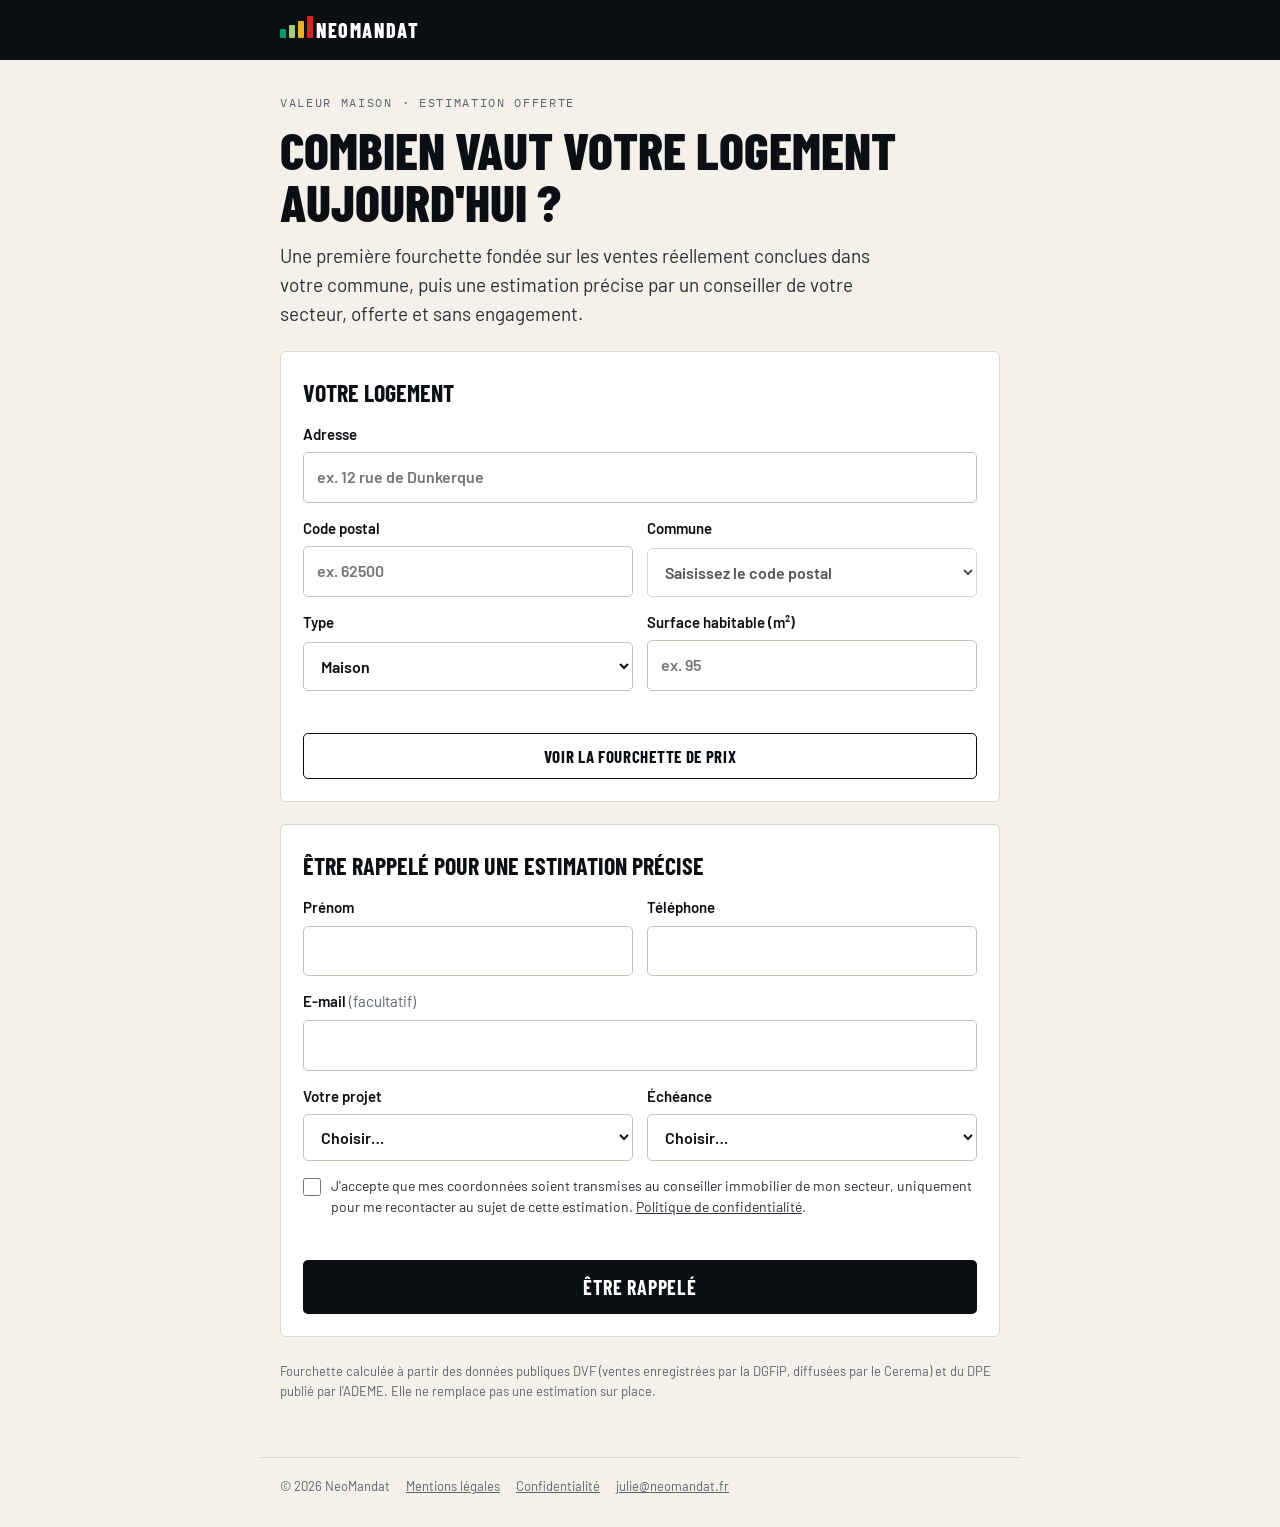
<file: e/index.html>
<!doctype html>
<html lang="fr">
<head>
<meta charset="utf-8">
<meta name="viewport" content="width=device-width, initial-scale=1">
<title>Valeur Maison · estimation offerte de votre logement</title>
<meta name="description" content="Fourchette de prix fondée sur les ventes réelles de votre commune, puis estimation offerte par un conseiller immobilier de votre secteur.">
<meta name="robots" content="noindex, nofollow">
<meta name="theme-color" content="#0B0E12">
<link rel="icon" href="/favicon.svg" type="image/svg+xml">
<link rel="preconnect" href="https://fonts.googleapis.com">
<link rel="preconnect" href="https://fonts.gstatic.com" crossorigin>
<link rel="stylesheet" href="https://fonts.googleapis.com/css2?family=Barlow:wght@400;500;600&family=Barlow+Condensed:wght@600;700;800&family=IBM+Plex+Mono:wght@400;500&display=swap">
<style>
:root{--ink:#0B0E12;--paper:#F4F1EA;--gold:#F0B40F;--g:#D7221F;--muted:#5D6470;--line:#DDD7CA;--accent:#0B0E12}
*{box-sizing:border-box;margin:0;padding:0}
body{font-family:Barlow,system-ui,sans-serif;background:var(--paper);color:var(--ink);font-size:17px;line-height:1.55;-webkit-font-smoothing:antialiased}
a{color:inherit}
.top{background:var(--ink);color:#fff}
.top .in{max-width:760px;margin:0 auto;padding:14px 20px;display:flex;align-items:center;gap:10px;min-height:60px}
.bars{display:flex;align-items:flex-end;gap:3px}.bars i{width:6px;display:block;border-radius:1px}
.word{font-family:"Barlow Condensed",sans-serif;font-weight:800;letter-spacing:.08em;font-size:20px}
.top.agent{background:#fff;color:var(--ink);border-bottom:3px solid var(--accent)}
.top img{max-height:40px;max-width:200px;display:block}
.top .who{margin-left:auto;text-align:right;font-size:14px;line-height:1.3}
.top .who b{display:block;font-size:15px}
main{max-width:760px;margin:0 auto;padding:34px 20px 56px}
.kicker{font-family:"IBM Plex Mono",monospace;font-size:12px;letter-spacing:.14em;text-transform:uppercase;color:var(--muted)}
h1{font-family:"Barlow Condensed",sans-serif;font-weight:800;font-size:clamp(34px,7vw,52px);line-height:1;text-transform:uppercase;margin:10px 0 14px}
h2{font-family:"Barlow Condensed",sans-serif;font-weight:700;font-size:24px;text-transform:uppercase;margin-bottom:12px}
.lead{font-size:19px;color:#2A2F37;max-width:620px}
.card{background:#fff;border:1px solid var(--line);border-radius:6px;padding:22px;margin-top:22px}
.prop{display:flex;gap:18px;align-items:center}
.lab{flex:none;width:64px;height:64px;border-radius:6px;display:grid;place-items:center;font-family:"Barlow Condensed",sans-serif;font-weight:800;font-size:40px;color:#fff;background:var(--muted)}
.prop b{display:block;font-size:19px}
.prop small{color:var(--muted);font-size:15px}
.points{list-style:none;margin-top:16px;display:grid;gap:8px}
.points li{padding-left:22px;position:relative}
.points li:before{content:"";position:absolute;left:0;top:10px;width:10px;height:3px;background:var(--gold)}
.range{font-family:"Barlow Condensed",sans-serif;font-weight:800;font-size:clamp(34px,8vw,48px);line-height:1.05;color:var(--accent)}
.range small{font-size:.5em;color:var(--muted);font-weight:600}
.bar{height:10px;border-radius:5px;background:linear-gradient(90deg,#E7E2D6,var(--accent),#E7E2D6);margin:14px 0 8px;opacity:.85}
.meta{font-size:14px;color:var(--muted)}
.note{font-size:14px;color:#2A2F37;margin-top:12px;padding:10px 12px;background:#FBF7EC;border-left:3px solid var(--gold)}
form{display:grid;gap:14px}
.row{display:grid;grid-template-columns:1fr 1fr;gap:14px}
.row3{display:grid;grid-template-columns:2fr 1fr 1fr;gap:14px}
@media(max-width:560px){.row,.row3{grid-template-columns:1fr}.prop{align-items:flex-start}.top .who{display:none}}
label{font-weight:600;font-size:15px;display:grid;gap:6px}
input,select{font:inherit;font-size:16px;padding:12px 13px;border:1px solid #C9C2B3;border-radius:5px;background:#fff;color:var(--ink);width:100%}
input:focus,select:focus{outline:2px solid var(--gold);outline-offset:1px;border-color:var(--ink)}
.consent{display:flex;gap:10px;align-items:flex-start;font-weight:400;font-size:14px;color:#2A2F37}
.consent input{width:18px;height:18px;margin-top:3px;flex:none}
button{font-family:"Barlow Condensed",sans-serif;font-weight:700;font-size:20px;letter-spacing:.04em;text-transform:uppercase;background:var(--accent);color:#fff;border:0;border-radius:5px;padding:15px 20px;cursor:pointer}
button:hover{filter:brightness(.9)}button[disabled]{opacity:.6;cursor:wait}
button.sec{background:#fff;color:var(--ink);border:1px solid var(--ink);font-size:17px;padding:12px 16px}
.err{color:var(--g);font-size:14px;min-height:1em}
.ok{display:none;text-align:center;padding:12px 0}
.ok h2{font-size:32px;margin-bottom:8px}
.fine{font-size:13px;color:var(--muted);margin-top:24px}
.linkbtn{background:none;border:0;padding:0;font:inherit;font-size:13px;text-decoration:underline;color:var(--ink);cursor:pointer;text-transform:none;letter-spacing:0;font-weight:400}
.linkbtn:hover{filter:none}
footer{border-top:1px solid var(--line);max-width:760px;margin:0 auto;padding:18px 20px 30px;font-size:13px;color:var(--muted);display:flex;gap:16px;flex-wrap:wrap}
footer a{color:var(--muted)}
.embed .top,.embed footer{display:none}.embed main{padding-top:16px}
[hidden]{display:none!important}
</style>
</head>
<body>
<header class="top" id="top"><div class="in">
  <span id="brand"><span class="bars" aria-hidden="true" style="display:inline-flex"><i style="height:9px;background:#009C6D"></i><i style="height:13px;background:#A5CC74"></i><i style="height:17px;background:#F0B40F"></i><i style="height:22px;background:#D7221F"></i></span> <span class="word">NEOMANDAT</span></span>
  <div class="who" id="who" hidden></div>
</div></header>

<main>
<p class="kicker">Valeur Maison · estimation offerte</p>
<h1>Combien vaut votre logement aujourd'hui&nbsp;?</h1>
<p class="lead" id="lead">Une première fourchette fondée sur les ventes réellement conclues dans votre commune, puis une estimation précise par un conseiller de votre secteur, offerte et sans engagement.</p>

<!-- Bien connu (QR du courrier) -->
<div class="card" id="bien" hidden>
  <div class="prop">
    <div class="lab" id="lab">?</div>
    <div><b id="adr"></b><small id="det"></small></div>
  </div>
  <ul class="points" id="pts"></ul>
</div>

<!-- Bien saisi (page agent) -->
<div class="card" id="saisie" hidden>
  <h2>Votre logement</h2>
  <form id="fs" novalidate autocomplete="off">
    <label>Adresse<input id="q" placeholder="ex. 12 rue de Dunkerque" required maxlength="120"></label>
    <div class="row">
      <label>Code postal<input id="cp" inputmode="numeric" maxlength="5" placeholder="ex. 62500"></label>
      <label>Commune<select id="cm" disabled><option value="">Saisissez le code postal</option></select></label>
    </div>
    <div class="row">
      <label>Type
        <select id="ty"><option value="maison">Maison</option><option value="appartement">Appartement</option></select>
      </label>
      <label>Surface habitable (m²)<input id="su" type="number" min="9" max="1000" inputmode="numeric" placeholder="ex. 95"></label>
    </div>
    <p class="err" id="errs"></p>
    <button type="submit" class="sec">Voir la fourchette de prix</button>
  </form>
</div>

<div class="card" id="val" hidden>
  <h2>Fourchette indicative</h2>
  <div class="range" id="rg"></div>
  <div class="bar"></div>
  <p class="meta" id="rgmeta"></p>
  <p class="note" id="rgnote" hidden></p>
</div>

<div class="card" id="cta">
  <h2 id="ctat">Être rappelé pour une estimation précise</h2>
  <form id="f" novalidate>
    <div class="row">
      <label>Prénom<input name="prenom" autocomplete="given-name" required maxlength="60"></label>
      <label>Téléphone<input name="tel" type="tel" autocomplete="tel" required maxlength="20" inputmode="tel"></label>
    </div>
    <label><span>E-mail <span style="font-weight:400;color:var(--muted)">(facultatif)</span></span><input name="email" type="email" autocomplete="email" maxlength="120"></label>
    <div class="row">
      <label>Votre projet
        <select name="projet" required>
          <option value="">Choisir…</option><option>Vendre</option><option>Louer après travaux</option><option>Connaître la valeur seulement</option><option>Je ne sais pas encore</option>
        </select>
      </label>
      <label>Échéance
        <select name="echeance" required>
          <option value="">Choisir…</option><option>Moins de 3 mois</option><option>3 à 12 mois</option><option>Plus d'un an</option><option>Pas d'échéance</option>
        </select>
      </label>
    </div>
    <label class="consent"><input type="checkbox" name="consent" required>
      <span id="cons">J'accepte que mes coordonnées soient transmises au conseiller immobilier de mon secteur, uniquement pour me recontacter au sujet de cette estimation. <a href="/confidentialite.html">Politique de confidentialité</a>.</span></label>
    <p class="err" id="err" role="alert"></p>
    <button type="submit" id="go">Être rappelé</button>
  </form>
  <div class="ok" id="ok" role="status">
    <h2>Demande envoyée</h2>
    <p id="okt">Merci. Votre conseiller vous rappelle sous 24&nbsp;h ouvrées.</p>
  </div>
</div>

<p class="fine" id="opp" hidden>Vous ne souhaitez plus recevoir de courrier pour ce logement&nbsp;? <button type="button" class="linkbtn" id="oppbtn">Ne plus recevoir de courrier</button></p>
<p class="fine">Fourchette calculée à partir des données publiques DVF (ventes enregistrées par la DGFiP, diffusées par le Cerema) et du DPE publié par l'ADEME. Elle ne remplace pas une estimation sur place.</p>
</main>

<footer><span>© 2026 NeoMandat</span><a href="/mentions-legales.html">Mentions légales</a><a href="/confidentialite.html">Confidentialité</a><a href="mailto:julie@neomandat.fr">julie@neomandat.fr</a></footer>

<script>
(function(){
  var HOOK = "https://hook.eu1.make.com/tcwhcmxs845gfhwlnwf3azn14hl7lp5m";
  var $ = function(id){ return document.getElementById(id); };
  var P = new URLSearchParams(location.search);
  var d = (P.get("d") || "").replace(/[^0-9A-Za-z]/g, "").slice(0, 20);
  var a = (P.get("a") || "").replace(/[^0-9A-Za-z]/g, "").slice(0, 20);
  if (P.get("embed") === "1") document.body.classList.add("embed");
  var COL = {A:"#009C6D",B:"#52B153",C:"#A5CC74",D:"#F4E70F",E:"#F0B40F",F:"#EB8235",G:"#D7221F"};
  var LOI = {
    G:["Location interdite depuis le 1er janvier 2025 (nouveaux baux et renouvellements).","Vente toujours possible, à un prix qui intègre les travaux.","Une rénovation peut faire gagner plusieurs classes."],
    F:["Location interdite à partir du 1er janvier 2028.","Vente possible dès aujourd'hui, avec un audit énergétique.","Anticiper laisse le temps de comparer vente et travaux."],
    E:["Location interdite à partir du 1er janvier 2034.","Bien encore louable et vendable sans contrainte immédiate.","Une estimation aide à arbitrer travaux ou vente."]
  };
  var S = {adresse:"", bien:"", fourchette:"", etq:""};

  function post(o){ var b = new URLSearchParams(o); return fetch(HOOK, {method:"POST", body:b}); }
  function beacon(o){ var b = new URLSearchParams(o); return fetch(HOOK, {method:"POST", mode:"no-cors", body:b, keepalive:true}); }
  function eur(n){ return new Intl.NumberFormat("fr-FR",{maximumFractionDigits:0}).format(n) + " €"; }
  function cap(s){ return s ? s.charAt(0).toUpperCase() + s.slice(1) : s; }

  /* ---------- Habillage agent ---------- */
  function brand(t){
    var p = new URLSearchParams(t || "");
    if (!p.get("nom")) return;
    if (p.get("a")) a = p.get("a");
    var col = /^#[0-9a-fA-F]{6}$/.test(p.get("couleur")||"") ? p.get("couleur") : "#0B0E12";
    document.documentElement.style.setProperty("--accent", col);
    var top = $("top"); top.classList.add("agent");
    var logo = p.get("logo") || "";
    $("brand").innerHTML = "";
    if (logo.indexOf("data:image") === 0) { var im = new Image(); im.src = logo; im.alt = p.get("agence") || p.get("nom"); $("brand").appendChild(im); }
    else { var s = document.createElement("span"); s.className = "word"; s.style.color = col; s.textContent = (p.get("agence") || p.get("nom")).toUpperCase(); $("brand").appendChild(s); }
    var w = $("who"); w.hidden = false; w.innerHTML = "";
    var b = document.createElement("b"); b.textContent = p.get("nom"); w.appendChild(b);
    w.appendChild(document.createTextNode((p.get("titre") || "Conseiller immobilier") + (p.get("tel") ? " · " + p.get("tel") : "")));
    $("ctat").textContent = "Être rappelé par " + p.get("nom").split(" ")[0];
    $("go").textContent = "Être rappelé par " + p.get("nom").split(" ")[0];
    $("cons").firstChild.textContent = "J'accepte que mes coordonnées soient transmises à " + p.get("nom") + (p.get("agence") ? " (" + p.get("agence") + ")" : "") + ", uniquement pour me recontacter au sujet de cette estimation. ";
    $("okt").textContent = "Merci. " + p.get("nom") + " vous rappelle sous 24 h ouvrées" + (p.get("tel") ? " (" + p.get("tel") + ")" : "") + ".";
    document.title = "Valeur Maison · " + (p.get("agence") || p.get("nom"));
  }

  /* ---------- DVF (Cerema, données DGFiP) ---------- */
  var cache = {};
  function dvf(insee, type){
    var k = insee + type; if (cache[k]) return cache[k];
    var cod = type === "appartement" ? "121" : "111";
    var y0 = new Date().getFullYear() - 3;
    function get(minY){
      return fetch("https://apidf-preprod.cerema.fr/dvf_opendata/mutations/?code_insee=" + insee + "&codtypbien=" + cod + "&anneemut_min=" + minY + "&page_size=500")
        .then(function(r){ return r.json(); })
        .then(function(j){
          var v = (j.results || []).filter(function(m){ return m.libnatmut === "Vente" && +m.sbati >= 15 && +m.valeurfonc >= 15000; })
            .map(function(m){ return +m.valeurfonc / +m.sbati; }).filter(function(x){ return x > 200 && x < 20000; }).sort(function(x,y){ return x-y; });
          return {v:v, from:minY};
        });
    }
    cache[k] = get(y0).then(function(r){ return r.v.length >= 12 ? r : get(y0 - 3); }).then(function(r){
      var v = r.v; if (v.length < 6) return null;
      var q = function(p){ return v[Math.floor(p * (v.length - 1))]; };
      return {p25:q(.25), med:q(.5), p75:q(.75), n:v.length, from:r.from};
    });
    return cache[k];
  }
  function showRange(insee, type, surf, commune, etq){
    if (!insee || !surf) return;
    dvf(insee, type).then(function(st){
      if (!st) return;
      var lo = Math.round(st.p25 * surf / 1000) * 1000, hi = Math.round(st.p75 * surf / 1000) * 1000;
      $("rg").innerHTML = eur(lo) + " <small>à</small> " + eur(hi);
      $("rgmeta").textContent = st.n + " ventes de " + (type === "appartement" ? "appartements" : "maisons") + " à " + commune + " depuis " + st.from + " · médiane " + eur(Math.round(st.med)) + "/m² · " + Math.round(surf) + " m²";
      if (etq === "F" || etq === "G") { $("rgnote").hidden = false; $("rgnote").textContent = "Un logement classé " + etq + " se négocie en général sous la médiane du secteur. Votre conseiller affine le prix selon l'état, les travaux possibles et l'emplacement exact."; }
      else { $("rgnote").hidden = true; }
      S.fourchette = eur(lo) + " – " + eur(hi);
      $("val").hidden = false;
    }).catch(function(){});
  }

  /* ---------- Mode 1 : QR du courrier (?d=) ---------- */
  if (d.length > 5) {
    $("opp").hidden = false;
    var first = true; try { first = !sessionStorage.getItem("s_" + d); sessionStorage.setItem("s_" + d, "1"); } catch(e){}
    post({type:"page", d:d, scan: first ? "1" : "0"}).then(function(r){ return r.text(); }).then(brand).catch(function(){});
    fetch("https://data.ademe.fr/data-fair/api/v1/datasets/dpe03existant/lines?size=1&numero_dpe_eq=" + encodeURIComponent(d) + "&select=adresse_ban,etiquette_dpe,type_batiment,surface_habitable_logement,date_etablissement_dpe,code_insee_ban,nom_commune_ban")
      .then(function(r){ return r.json(); }).then(function(j){
        var x = j && j.results && j.results[0]; if (!x) return;
        var e = (x.etiquette_dpe || "").toUpperCase(); S.etq = e;
        var lab = $("lab"); lab.textContent = e || "?"; if (COL[e]) lab.style.background = COL[e]; if (e === "D") lab.style.color = "#0B0E12";
        $("adr").textContent = x.adresse_ban || ""; S.adresse = x.adresse_ban || "";
        var det = [];
        if (x.type_batiment) det.push(cap(x.type_batiment));
        if (x.surface_habitable_logement) det.push(Math.round(x.surface_habitable_logement) + " m²");
        if (x.date_etablissement_dpe) det.push("DPE du " + x.date_etablissement_dpe.split("-").reverse().join("/"));
        $("det").textContent = det.join(" · "); S.bien = det.join(" · ") + " · DPE " + e;
        (LOI[e] || []).forEach(function(t){ var li = document.createElement("li"); li.textContent = t; $("pts").appendChild(li); });
        $("bien").hidden = false;
        showRange(x.code_insee_ban, x.type_batiment === "appartement" ? "appartement" : "maison", x.surface_habitable_logement, x.nom_commune_ban, e);
      }).catch(function(){});
  } else {
    /* ---------- Mode 2 : page Valeur Maison de l'agent (?a=) ---------- */
    $("saisie").hidden = false;
    if (a.length > 3) post({type:"page", a:a}).then(function(r){ return r.text(); }).then(brand).catch(function(){});
    $("cp").addEventListener("input", function(){
      var v = this.value.replace(/\D/g, ""); this.value = v; var cm = $("cm");
      if (v.length !== 5) { cm.disabled = true; cm.innerHTML = '<option value="">Saisissez le code postal</option>'; return; }
      fetch("https://geo.api.gouv.fr/communes?codePostal=" + v + "&fields=nom,code&format=json").then(function(r){ return r.json(); }).then(function(l){
        cm.innerHTML = ""; l.sort(function(x,y){ return x.nom.localeCompare(y.nom); });
        l.forEach(function(c){ var o = document.createElement("option"); o.value = c.code; o.textContent = c.nom; cm.appendChild(o); });
        if (!l.length) cm.innerHTML = '<option value="">Code postal inconnu</option>';
        cm.disabled = !l.length;
      }).catch(function(){ cm.innerHTML = '<option value="">Service indisponible, réessayez</option>'; });
    });
    $("fs").addEventListener("submit", function(ev){
      ev.preventDefault(); $("errs").textContent = "";
      var surf = +$("su").value, ty = $("ty").value, adr = $("q").value.trim(), cm = $("cm");
      if (adr.length < 5) { $("errs").textContent = "Indiquez l'adresse du logement."; return; }
      if (!cm.value) { $("errs").textContent = "Indiquez le code postal puis choisissez la commune."; return; }
      if (!(surf >= 9 && surf <= 1000)) { $("errs").textContent = "Indiquez la surface habitable en m²."; return; }
      var commune = cm.options[cm.selectedIndex].textContent;
      S.adresse = adr + ", " + $("cp").value + " " + commune; S.bien = cap(ty) + " · " + Math.round(surf) + " m²";
      showRange(cm.value, ty, surf, commune, "");
      setTimeout(function(){ $("val").scrollIntoView({behavior:"smooth", block:"start"}); }, 600);
    });
  }

  /* ---------- Demande de rappel ---------- */
  var f = $("f");
  f.addEventListener("submit", function(ev){
    ev.preventDefault(); $("err").textContent = "";
    var fd = new FormData(f);
    var tel = (fd.get("tel") || "").replace(/[^0-9+]/g, "");
    if (!fd.get("prenom").trim()) { $("err").textContent = "Indiquez votre prénom."; return; }
    if (tel.length < 10) { $("err").textContent = "Indiquez un numéro de téléphone valide."; return; }
    if (!fd.get("projet") || !fd.get("echeance")) { $("err").textContent = "Choisissez votre projet et l'échéance."; return; }
    if (!fd.get("consent")) { $("err").textContent = "Cochez la case de consentement pour être recontacté."; return; }
    if (a.length <= 3) { $("err").textContent = "Lien incomplet : scannez à nouveau le QR code du courrier, ou écrivez à julie@neomandat.fr."; return; }
    var go = $("go"), lbl = go.textContent; go.disabled = true; go.textContent = "Envoi…";
    post({type:"demande", a:a, d:d, adresse:S.adresse, bien:S.bien, fourchette:S.fourchette, prenom:fd.get("prenom").trim(), tel:tel, email:(fd.get("email") || "").trim(), projet:fd.get("projet"), echeance:fd.get("echeance"), consent:"oui"})
      .then(function(r){ return r.text(); })
      .then(function(t){ if (t.trim() !== "ok") throw 0; f.style.display = "none"; $("ok").style.display = "block"; })
      .catch(function(){ go.disabled = false; go.textContent = lbl; $("err").textContent = "L'envoi a échoué. Réessayez ou écrivez à julie@neomandat.fr."; });
  });

  $("oppbtn").addEventListener("click", function(){
    beacon({type:"opposition", d:d}).finally(function(){ $("opp").textContent = "C'est noté : ce logement ne recevra plus de courrier de notre part."; });
  });
})();
</script>
</body>
</html>
</file>
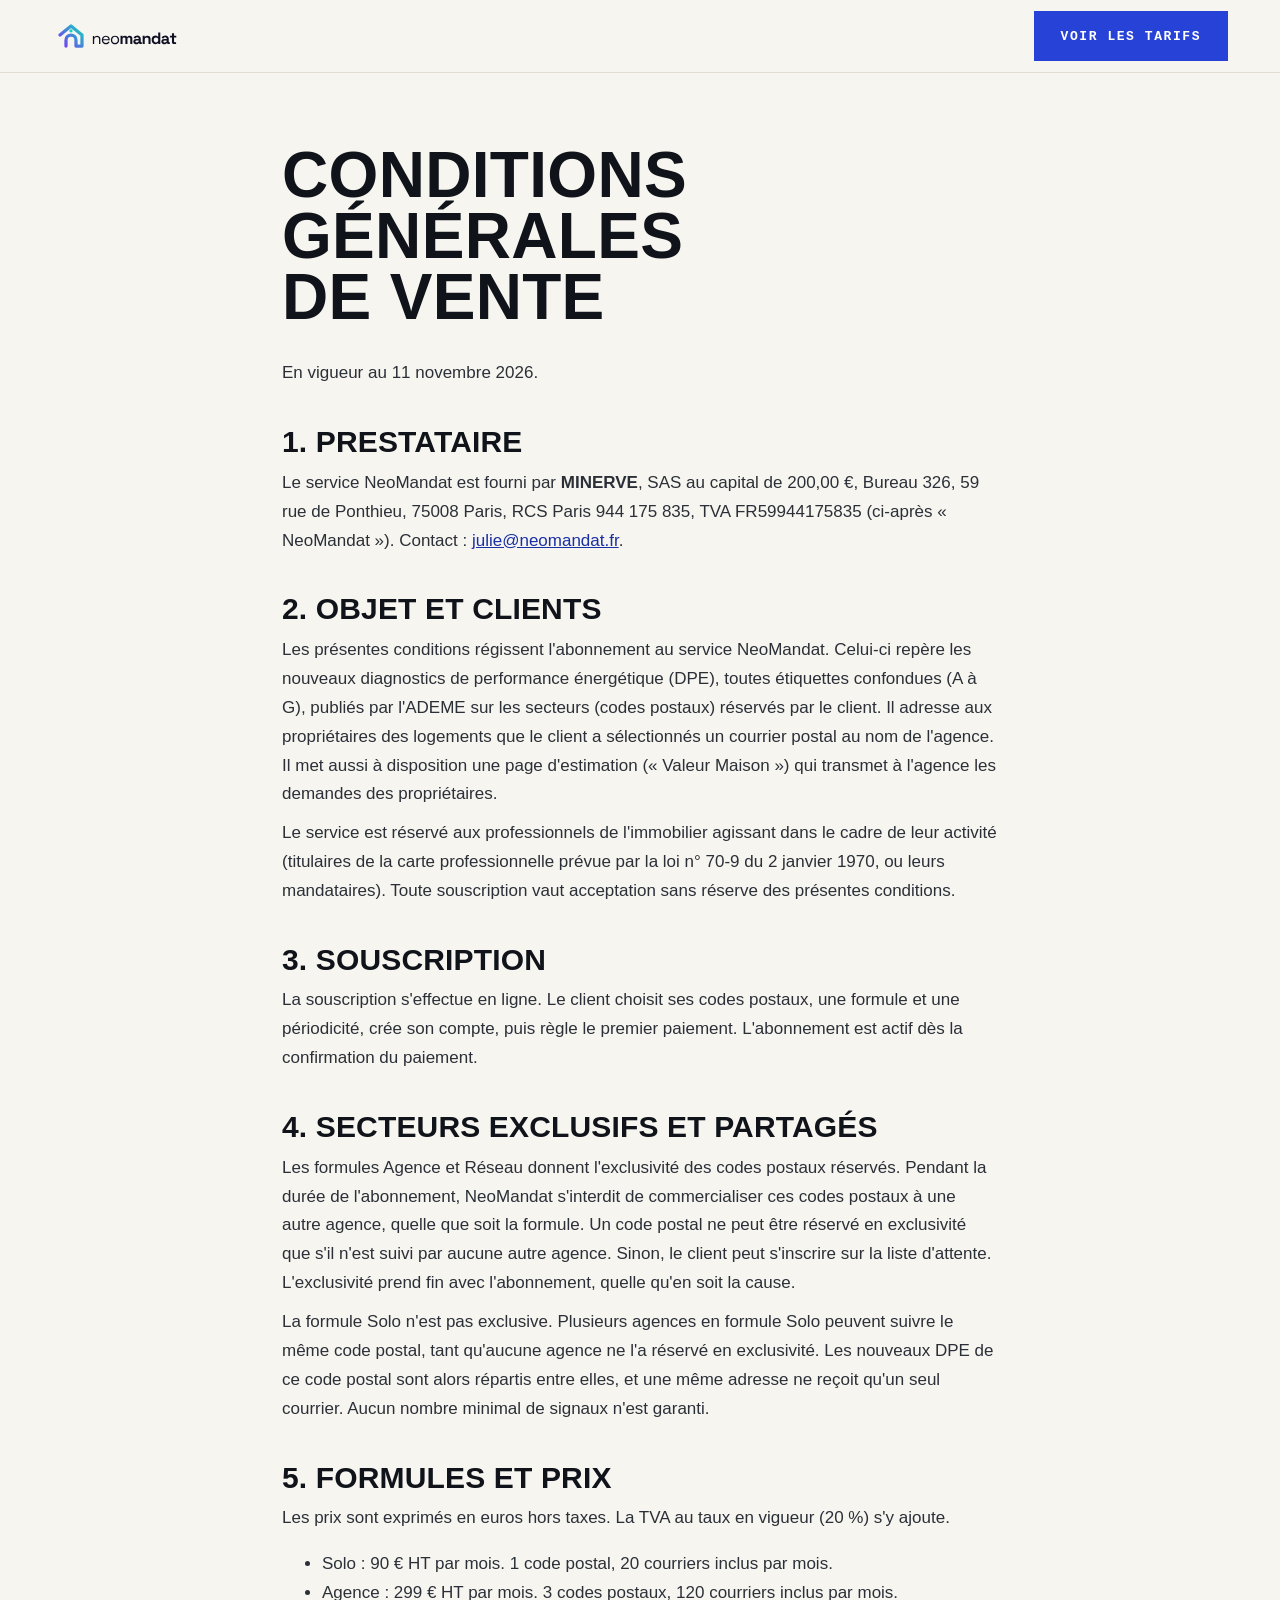
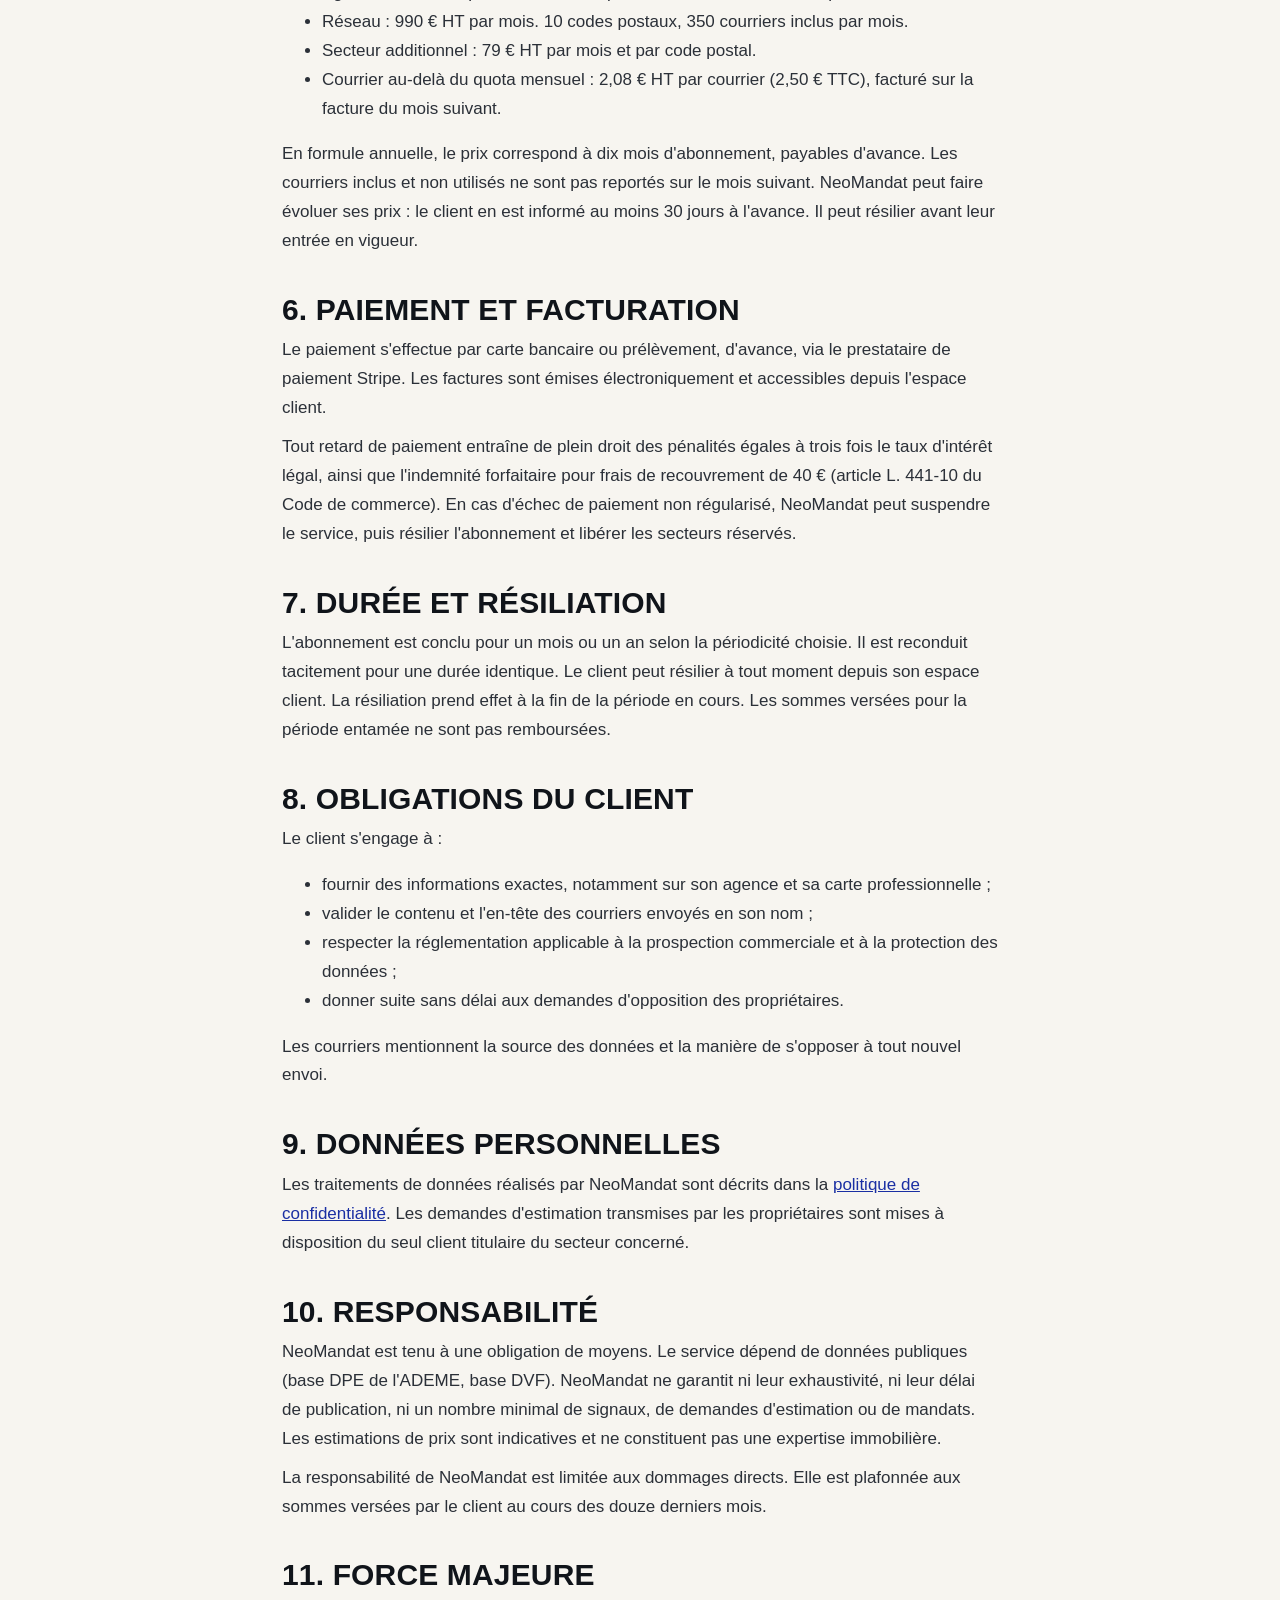
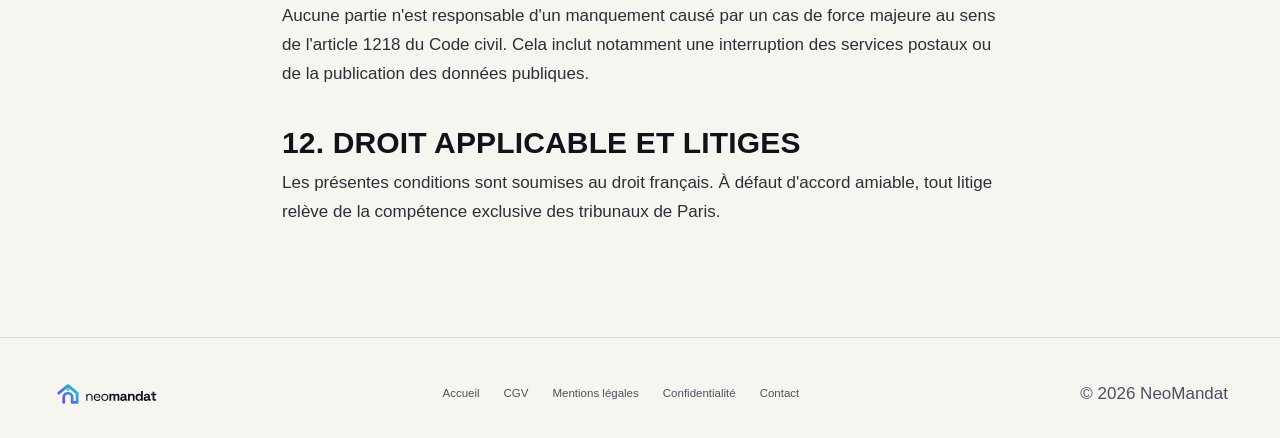
<file: cgv.html>
<!doctype html>
<html lang="fr">
<head>
<meta charset="utf-8">
<meta name="viewport" content="width=device-width, initial-scale=1">
<title>Conditions générales de vente — NeoMandat</title>
<meta name="description" content="Conditions générales de vente et d'utilisation du service NeoMandat, réservé aux professionnels de l'immobilier.">
<link rel="canonical" href="https://neomandat.fr/cgv.html">
<link rel="icon" href="/favicon.svg" type="image/svg+xml">
<link rel="icon" href="/favicon-32.png" type="image/png" sizes="32x32">
<link rel="apple-touch-icon" href="/apple-touch-icon.png">
<meta name="theme-color" content="#7B2FF7">
<link rel="preconnect" href="https://fonts.googleapis.com">
<link rel="preconnect" href="https://fonts.gstatic.com" crossorigin>
<link rel="stylesheet" href="https://fonts.googleapis.com/css2?family=Inter:wght@400;500;600;700&family=Space+Grotesk:wght@500;600;700&display=swap">
<link rel="stylesheet" href="/style.css">
</head>
<body>
<header class="nav-wrap"><nav class="nav container" aria-label="Navigation principale">
<a href="/" class="logo" aria-label="NeoMandat, accueil"><img src="/logo.svg" alt="NeoMandat" class="logo-img" width="162" height="38"></a>
<a href="/#tarifs" class="btn btn-accent">Voir les tarifs</a>
</nav></header>
<main class="legal">
<h1>Conditions générales de vente</h1>
<p>En vigueur au 11 novembre 2026.</p>

<h2>1. Prestataire</h2>
<p>Le service NeoMandat est fourni par <strong>MINERVE</strong>, SAS au capital de 200,00 €, Bureau 326, 59 rue de Ponthieu, 75008 Paris, RCS Paris 944 175 835, TVA FR59944175835 (ci-après « NeoMandat »). Contact : <a href="mailto:julie@neomandat.fr">julie@neomandat.fr</a>.</p>

<h2>2. Objet et clients</h2>
<p>Les présentes conditions régissent l'abonnement au service NeoMandat. Celui-ci repère les nouveaux diagnostics de performance énergétique (DPE), toutes étiquettes confondues (A à G), publiés par l'ADEME sur les secteurs (codes postaux) réservés par le client. Il adresse aux propriétaires des logements que le client a sélectionnés un courrier postal au nom de l'agence. Il met aussi à disposition une page d'estimation (« Valeur Maison ») qui transmet à l'agence les demandes des propriétaires.</p>
<p>Le service est réservé aux professionnels de l'immobilier agissant dans le cadre de leur activité (titulaires de la carte professionnelle prévue par la loi n° 70-9 du 2 janvier 1970, ou leurs mandataires). Toute souscription vaut acceptation sans réserve des présentes conditions.</p>

<h2>3. Souscription</h2>
<p>La souscription s'effectue en ligne. Le client choisit ses codes postaux, une formule et une périodicité, crée son compte, puis règle le premier paiement. L'abonnement est actif dès la confirmation du paiement.</p>

<h2>4. Secteurs exclusifs et partagés</h2>
<p>Les formules Agence et Réseau donnent l'exclusivité des codes postaux réservés. Pendant la durée de l'abonnement, NeoMandat s'interdit de commercialiser ces codes postaux à une autre agence, quelle que soit la formule. Un code postal ne peut être réservé en exclusivité que s'il n'est suivi par aucune autre agence. Sinon, le client peut s'inscrire sur la liste d'attente. L'exclusivité prend fin avec l'abonnement, quelle qu'en soit la cause.</p><p>La formule Solo n'est pas exclusive. Plusieurs agences en formule Solo peuvent suivre le même code postal, tant qu'aucune agence ne l'a réservé en exclusivité. Les nouveaux DPE de ce code postal sont alors répartis entre elles, et une même adresse ne reçoit qu'un seul courrier. Aucun nombre minimal de signaux n'est garanti.</p>

<h2>5. Formules et prix</h2>
<p>Les prix sont exprimés en euros hors taxes. La TVA au taux en vigueur (20 %) s'y ajoute.</p>
<ul>
<li>Solo : 90 € HT par mois. 1 code postal, 20 courriers inclus par mois.</li>
<li>Agence : 299 € HT par mois. 3 codes postaux, 120 courriers inclus par mois.</li>
<li>Réseau : 990 € HT par mois. 10 codes postaux, 350 courriers inclus par mois.</li>
<li>Secteur additionnel : 79 € HT par mois et par code postal.</li>
<li>Courrier au-delà du quota mensuel : 2,08 € HT par courrier (2,50 € TTC), facturé sur la facture du mois suivant.</li>
</ul>
<p>En formule annuelle, le prix correspond à dix mois d'abonnement, payables d'avance. Les courriers inclus et non utilisés ne sont pas reportés sur le mois suivant. NeoMandat peut faire évoluer ses prix : le client en est informé au moins 30 jours à l'avance. Il peut résilier avant leur entrée en vigueur.</p>

<h2>6. Paiement et facturation</h2>
<p>Le paiement s'effectue par carte bancaire ou prélèvement, d'avance, via le prestataire de paiement Stripe. Les factures sont émises électroniquement et accessibles depuis l'espace client.</p>
<p>Tout retard de paiement entraîne de plein droit des pénalités égales à trois fois le taux d'intérêt légal, ainsi que l'indemnité forfaitaire pour frais de recouvrement de 40 € (article L. 441-10 du Code de commerce). En cas d'échec de paiement non régularisé, NeoMandat peut suspendre le service, puis résilier l'abonnement et libérer les secteurs réservés.</p>

<h2>7. Durée et résiliation</h2>
<p>L'abonnement est conclu pour un mois ou un an selon la périodicité choisie. Il est reconduit tacitement pour une durée identique. Le client peut résilier à tout moment depuis son espace client. La résiliation prend effet à la fin de la période en cours. Les sommes versées pour la période entamée ne sont pas remboursées.</p>

<h2>8. Obligations du client</h2>
<p>Le client s'engage à :</p>
<ul>
<li>fournir des informations exactes, notamment sur son agence et sa carte professionnelle ;</li>
<li>valider le contenu et l'en-tête des courriers envoyés en son nom ;</li>
<li>respecter la réglementation applicable à la prospection commerciale et à la protection des données ;</li>
<li>donner suite sans délai aux demandes d'opposition des propriétaires.</li>
</ul>
<p>Les courriers mentionnent la source des données et la manière de s'opposer à tout nouvel envoi.</p>

<h2>9. Données personnelles</h2>
<p>Les traitements de données réalisés par NeoMandat sont décrits dans la <a href="/confidentialite.html">politique de confidentialité</a>. Les demandes d'estimation transmises par les propriétaires sont mises à disposition du seul client titulaire du secteur concerné.</p>

<h2>10. Responsabilité</h2>
<p>NeoMandat est tenu à une obligation de moyens. Le service dépend de données publiques (base DPE de l'ADEME, base DVF). NeoMandat ne garantit ni leur exhaustivité, ni leur délai de publication, ni un nombre minimal de signaux, de demandes d'estimation ou de mandats. Les estimations de prix sont indicatives et ne constituent pas une expertise immobilière.</p>
<p>La responsabilité de NeoMandat est limitée aux dommages directs. Elle est plafonnée aux sommes versées par le client au cours des douze derniers mois.</p>

<h2>11. Force majeure</h2>
<p>Aucune partie n'est responsable d'un manquement causé par un cas de force majeure au sens de l'article 1218 du Code civil. Cela inclut notamment une interruption des services postaux ou de la publication des données publiques.</p>

<h2>12. Droit applicable et litiges</h2>
<p>Les présentes conditions sont soumises au droit français. À défaut d'accord amiable, tout litige relève de la compétence exclusive des tribunaux de Paris.</p>
</main>
<footer class="footer"><div class="container row-between wrap gap-16"><img src="/logo.svg" alt="NeoMandat" class="logo-img logo-img-foot" width="136" height="32"><nav aria-label="Liens légaux" class="foot-links"><a href="/">Accueil</a><a href="/cgv.html">CGV</a><a href="/mentions-legales.html">Mentions légales</a><a href="/confidentialite.html">Confidentialité</a><a href="mailto:julie@neomandat.fr">Contact</a></nav><span>© 2026 NeoMandat</span></div></footer>
</body>
</html>
</file>
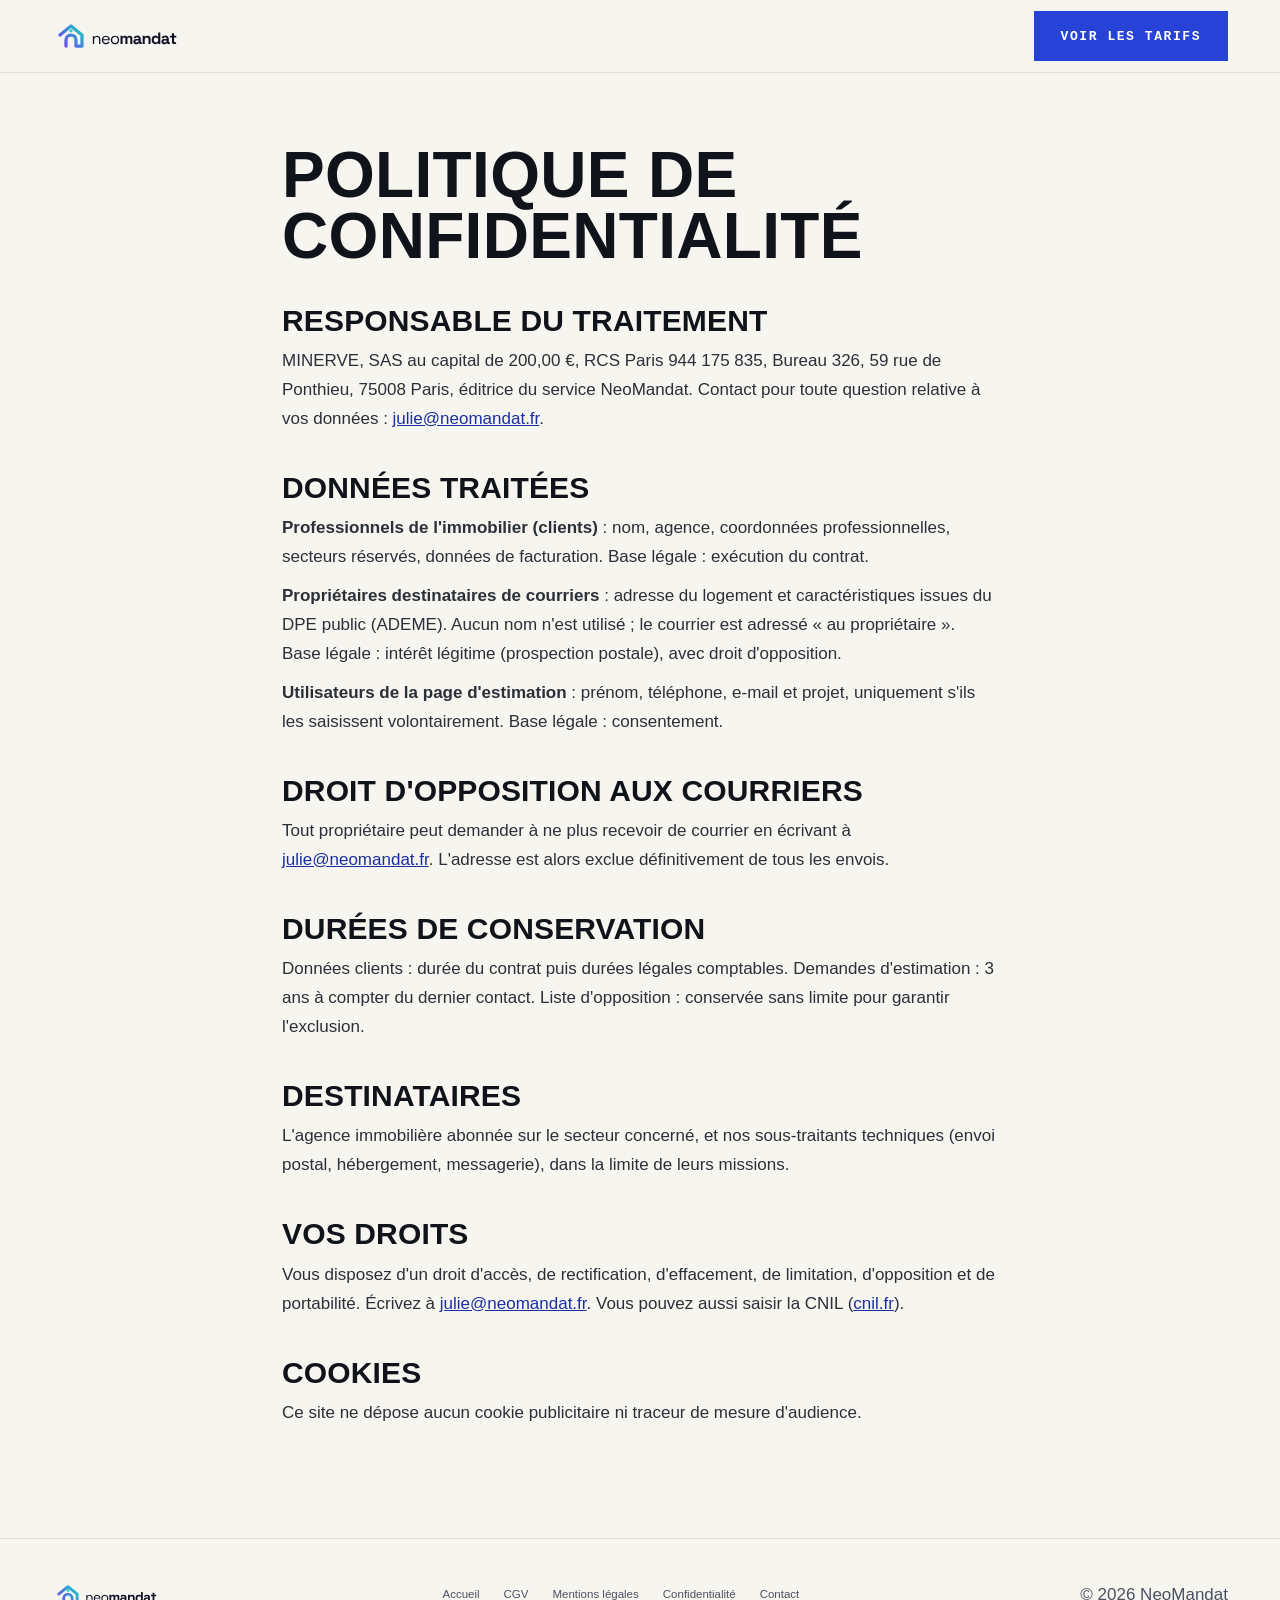
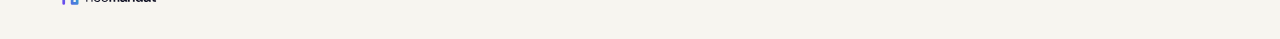
<file: confidentialite.html>
<!doctype html>
<html lang="fr">
<head>
<meta charset="utf-8">
<meta name="viewport" content="width=device-width, initial-scale=1">
<title>Politique de confidentialité — NeoMandat</title>
<meta name="description" content="Politique de confidentialité et traitement des données personnelles de NeoMandat.">
<link rel="canonical" href="https://neomandat.fr/confidentialite.html">
<link rel="icon" href="/favicon.svg" type="image/svg+xml">
<link rel="icon" href="/favicon-32.png" type="image/png" sizes="32x32">
<link rel="apple-touch-icon" href="/apple-touch-icon.png">
<meta name="theme-color" content="#7B2FF7">
<link rel="preconnect" href="https://fonts.googleapis.com">
<link rel="preconnect" href="https://fonts.gstatic.com" crossorigin>
<link rel="stylesheet" href="https://fonts.googleapis.com/css2?family=Inter:wght@400;500;600;700&family=Space+Grotesk:wght@500;600;700&display=swap">
<link rel="stylesheet" href="/style.css">
</head>
<body>
<header class="nav-wrap"><nav class="nav container" aria-label="Navigation principale">
<a href="/" class="logo" aria-label="NeoMandat, accueil"><img src="/logo.svg" alt="NeoMandat" class="logo-img" width="162" height="38"></a>
<a href="/#tarifs" class="btn btn-accent">Voir les tarifs</a>
</nav></header>
<main class="legal">
<h1>Politique de confidentialité</h1>
<h2>Responsable du traitement</h2>
<p>MINERVE, SAS au capital de 200,00 €, RCS Paris 944 175 835, Bureau 326, 59 rue de Ponthieu, 75008 Paris, éditrice du service NeoMandat. Contact pour toute question relative à vos données : <a href="mailto:julie@neomandat.fr">julie@neomandat.fr</a>.</p>
<h2>Données traitées</h2>
<p><strong>Professionnels de l'immobilier (clients)</strong> : nom, agence, coordonnées professionnelles, secteurs réservés, données de facturation. Base légale : exécution du contrat.</p>
<p><strong>Propriétaires destinataires de courriers</strong> : adresse du logement et caractéristiques issues du DPE public (ADEME). Aucun nom n'est utilisé ; le courrier est adressé « au propriétaire ». Base légale : intérêt légitime (prospection postale), avec droit d'opposition.</p>
<p><strong>Utilisateurs de la page d'estimation</strong> : prénom, téléphone, e-mail et projet, uniquement s'ils les saisissent volontairement. Base légale : consentement.</p>
<h2>Droit d'opposition aux courriers</h2>
<p>Tout propriétaire peut demander à ne plus recevoir de courrier en écrivant à <a href="mailto:julie@neomandat.fr?subject=Opposition">julie@neomandat.fr</a>. L'adresse est alors exclue définitivement de tous les envois.</p>
<h2>Durées de conservation</h2>
<p>Données clients : durée du contrat puis durées légales comptables. Demandes d'estimation : 3 ans à compter du dernier contact. Liste d'opposition : conservée sans limite pour garantir l'exclusion.</p>
<h2>Destinataires</h2>
<p>L'agence immobilière abonnée sur le secteur concerné, et nos sous-traitants techniques (envoi postal, hébergement, messagerie), dans la limite de leurs missions.</p>
<h2>Vos droits</h2>
<p>Vous disposez d'un droit d'accès, de rectification, d'effacement, de limitation, d'opposition et de portabilité. Écrivez à <a href="mailto:julie@neomandat.fr">julie@neomandat.fr</a>. Vous pouvez aussi saisir la CNIL (<a href="https://www.cnil.fr">cnil.fr</a>).</p>
<h2>Cookies</h2>
<p>Ce site ne dépose aucun cookie publicitaire ni traceur de mesure d'audience.</p>
</main>
<footer class="footer"><div class="container row-between wrap gap-16"><img src="/logo.svg" alt="NeoMandat" class="logo-img logo-img-foot" width="136" height="32"><nav aria-label="Liens légaux" class="foot-links"><a href="/">Accueil</a><a href="/cgv.html">CGV</a><a href="/mentions-legales.html">Mentions légales</a><a href="/confidentialite.html">Confidentialité</a><a href="mailto:julie@neomandat.fr">Contact</a></nav><span>© 2026 NeoMandat</span></div></footer>
</body>
</html>
</file>
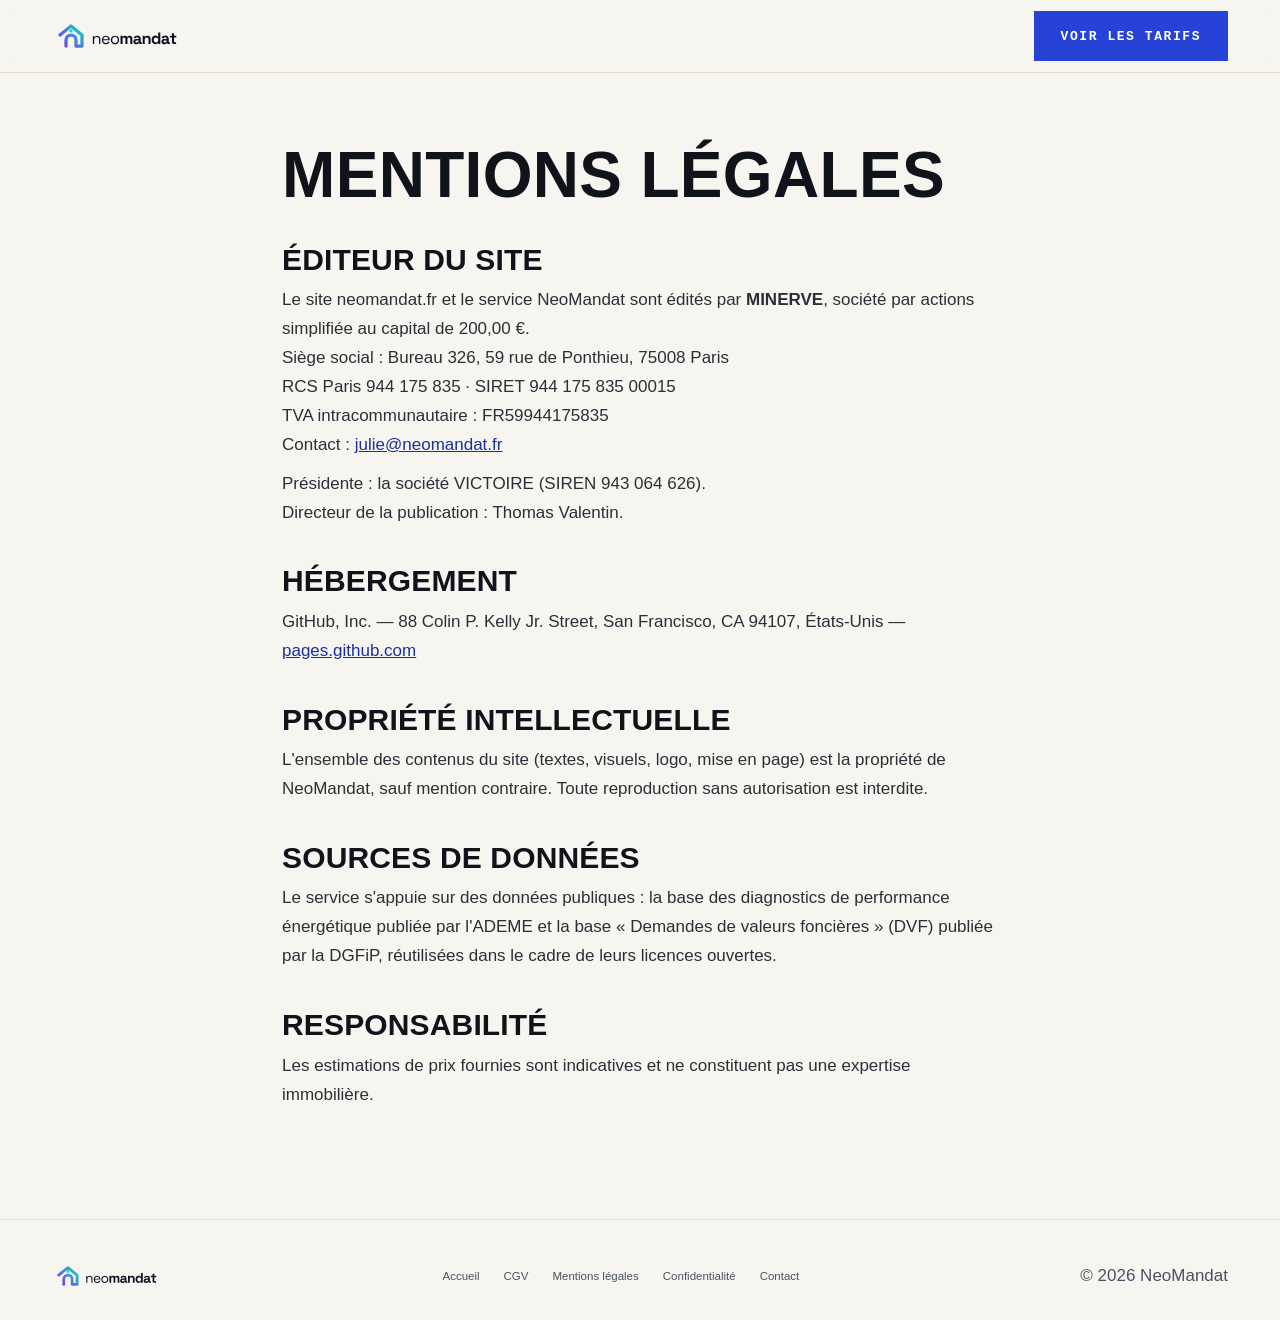
<file: mentions-legales.html>
<!doctype html>
<html lang="fr">
<head>
<meta charset="utf-8">
<meta name="viewport" content="width=device-width, initial-scale=1">
<title>Mentions légales — NeoMandat</title>
<meta name="description" content="Mentions légales du site neomandat.fr.">
<link rel="canonical" href="https://neomandat.fr/mentions-legales.html">
<link rel="icon" href="/favicon.svg" type="image/svg+xml">
<link rel="icon" href="/favicon-32.png" type="image/png" sizes="32x32">
<link rel="apple-touch-icon" href="/apple-touch-icon.png">
<meta name="theme-color" content="#7B2FF7">
<link rel="preconnect" href="https://fonts.googleapis.com">
<link rel="preconnect" href="https://fonts.gstatic.com" crossorigin>
<link rel="stylesheet" href="https://fonts.googleapis.com/css2?family=Inter:wght@400;500;600;700&family=Space+Grotesk:wght@500;600;700&display=swap">
<link rel="stylesheet" href="/style.css">
</head>
<body>
<header class="nav-wrap"><nav class="nav container" aria-label="Navigation principale">
<a href="/" class="logo" aria-label="NeoMandat, accueil"><img src="/logo.svg" alt="NeoMandat" class="logo-img" width="162" height="38"></a>
<a href="/#tarifs" class="btn btn-accent">Voir les tarifs</a>
</nav></header>
<main class="legal">
<h1>Mentions légales</h1>
<h2>Éditeur du site</h2>
<p>Le site neomandat.fr et le service NeoMandat sont édités par <strong>MINERVE</strong>, société par actions simplifiée au capital de 200,00 €.<br>
Siège social : Bureau 326, 59 rue de Ponthieu, 75008 Paris<br>
RCS Paris 944 175 835 · SIRET 944 175 835 00015<br>
TVA intracommunautaire : FR59944175835<br>
Contact : <a href="mailto:julie@neomandat.fr">julie@neomandat.fr</a></p>
<p>Présidente : la société VICTOIRE (SIREN 943 064 626).<br>
Directeur de la publication : Thomas Valentin.</p>
<h2>Hébergement</h2>
<p>GitHub, Inc. — 88 Colin P. Kelly Jr. Street, San Francisco, CA 94107, États-Unis — <a href="https://pages.github.com/">pages.github.com</a></p>
<h2>Propriété intellectuelle</h2>
<p>L'ensemble des contenus du site (textes, visuels, logo, mise en page) est la propriété de NeoMandat, sauf mention contraire. Toute reproduction sans autorisation est interdite.</p>
<h2>Sources de données</h2>
<p>Le service s'appuie sur des données publiques : la base des diagnostics de performance énergétique publiée par l'ADEME et la base « Demandes de valeurs foncières » (DVF) publiée par la DGFiP, réutilisées dans le cadre de leurs licences ouvertes.</p>
<h2>Responsabilité</h2>
<p>Les estimations de prix fournies sont indicatives et ne constituent pas une expertise immobilière.</p>
</main>
<footer class="footer"><div class="container row-between wrap gap-16"><img src="/logo.svg" alt="NeoMandat" class="logo-img logo-img-foot" width="136" height="32"><nav aria-label="Liens légaux" class="foot-links"><a href="/">Accueil</a><a href="/cgv.html">CGV</a><a href="/mentions-legales.html">Mentions légales</a><a href="/confidentialite.html">Confidentialité</a><a href="mailto:julie@neomandat.fr">Contact</a></nav><span>© 2026 NeoMandat</span></div></footer>
</body>
</html>
</file>
<file: style.css>
:root{--ink:#10141A;--paper:#F7F5F0;--paper2:#EFEBE2;--white:#FFFFFF;--line:#E2DDD2;--ink-muted:#4B5260;--accent:#2742D6;--accent-d:#1A2FA3;--gold:#F0B40F;--g:#D7221F;--f:#EB8235;--e:#F0B40F}
*{box-sizing:border-box}
html{scroll-behavior:smooth}
body{margin:0;font-family:Barlow,'Helvetica Neue',sans-serif;font-size:17px;color:var(--ink);background:var(--paper);line-height:1.55;-webkit-font-smoothing:antialiased}
h1,h2,h3{margin:0;font-family:'Barlow Condensed',sans-serif;font-weight:700;text-transform:uppercase;letter-spacing:.005em;line-height:.95;text-wrap:balance}
p{margin:0}
a{color:inherit}
img{display:block;max-width:100%}
:focus-visible{outline:2px solid var(--accent);outline-offset:3px}
.sr-only{position:absolute;width:1px;height:1px;overflow:hidden;clip:rect(0 0 0 0)}
.skip{position:absolute;left:-999px;top:8px;background:#fff;color:#000;padding:8px 12px;z-index:50}.skip:focus{left:8px}
.container{max-width:1240px;margin:0 auto;padding:0 32px}
.narrow{max-width:880px}
.mono{font-family:'IBM Plex Mono',monospace;font-size:12.5px;letter-spacing:.14em;text-transform:uppercase}
.kicker,.kicker-dark{color:var(--accent);margin-bottom:20px}
.row-between{display:flex;justify-content:space-between;align-items:center}.wrap{flex-wrap:wrap}.gap-16{gap:16px}

/* Buttons */
.btn{display:inline-flex;align-items:center;justify-content:center;min-height:50px;padding:0 26px;font:600 13px 'IBM Plex Mono',monospace;letter-spacing:.12em;text-transform:uppercase;text-decoration:none;border:1.5px solid transparent;cursor:pointer;white-space:nowrap;transition:background .2s,color .2s,border-color .2s}
.btn-solid,.btn-accent{background:var(--accent);color:#fff;border-color:var(--accent)}.btn-solid:hover,.btn-accent:hover{background:var(--accent-d);border-color:var(--accent-d);color:#fff}
.btn-line{border-color:var(--ink);color:var(--ink);background:transparent;min-height:44px;padding:0 18px}.btn-line:hover{background:var(--ink);color:#fff}
.btn-ink-line{border-color:var(--ink);color:var(--ink)}.btn-ink-line:hover{background:var(--ink);color:#fff}

/* Nav */
.nav-wrap{position:sticky;top:0;z-index:20;background:rgba(247,245,240,.92);backdrop-filter:blur(10px);border-bottom:1px solid var(--line);color:var(--ink)}
.nav{display:flex;align-items:center;justify-content:space-between;gap:20px;height:72px}
.logo{display:flex;align-items:center;gap:12px;text-decoration:none;color:var(--ink)}
.logo-bars{display:flex;gap:2px;align-items:flex-end;height:22px}.logo-bars i{width:4px;display:block}
.logo-word{font-family:'Barlow Condensed',sans-serif;font-weight:700;font-size:22px;letter-spacing:.22em;color:var(--ink)}
.nav-links{display:flex;gap:34px}
.nav-links a{font:500 12.5px 'IBM Plex Mono',monospace;letter-spacing:.16em;text-transform:uppercase;text-decoration:none;color:var(--ink-muted)}
.nav-links a:hover{color:var(--accent)}
@media (max-width:900px){.nav-links{display:none}}

/* Hero */
.hero{display:grid;grid-template-columns:minmax(0,1.05fr) minmax(0,1fr);min-height:calc(100vh - 72px);min-height:calc(100svh - 72px);background:var(--paper)}
.hero-text{display:flex;flex-direction:column;justify-content:center;padding:72px 56px 72px max(32px,calc((100vw - 1240px)/2 + 32px))}
.hero h1{font-size:clamp(46px,5.6vw,88px);font-weight:800;max-width:13ch}
.hero-lead{margin-top:26px;max-width:540px;font-size:19px;color:var(--ink-muted)}
.cp-form{display:flex;flex-wrap:wrap;gap:10px;margin-top:34px;max-width:560px}
.cp-form input{flex:1 1 240px;min-height:52px;padding:0 18px;background:#fff;border:1.5px solid #CFC8BA;color:var(--ink);font:500 16px Barlow,sans-serif}
.cp-form input::placeholder{color:#7A808A}
.cp-form .btn{min-height:52px}
.form-note{margin-top:14px;color:var(--ink-muted);font-size:11.5px}
.hero-photo{position:relative;margin:0;min-height:420px}
.hero-photo img{position:absolute;inset:0;width:100%;height:100%;object-fit:cover;object-position:center 35%}
.signal-card{position:absolute;left:32px;bottom:32px;background:#fff;padding:18px 20px;display:flex;flex-direction:column;gap:12px;min-width:280px;box-shadow:0 24px 50px -24px rgba(16,20,26,.45)}
.sc-head{display:flex;justify-content:space-between;gap:16px;color:var(--ink-muted);font-size:10.5px}
.sc-row{display:flex;gap:14px;align-items:center;font-size:16px}
.sc-row b{width:40px;height:40px;font-size:18px}
.sc-row small{color:var(--ink-muted);font-size:14px}
.sc-foot{color:var(--accent);font-size:10.5px}
@media (max-width:900px){.hero{grid-template-columns:1fr;min-height:0}.hero-text{padding:56px 20px}.hero-photo{min-height:380px}}

/* Ticker */
.ticker{display:flex;align-items:stretch;background:#fff;color:var(--ink);border-top:1px solid var(--line);border-bottom:1px solid var(--line);overflow:hidden}
.ticker-tag{flex:0 0 auto;display:flex;align-items:center;padding:0 18px;background:var(--ink);color:#fff;font-size:11px;z-index:1}
.ticker-track{display:flex;overflow:hidden;flex:1}
.ticker-row{display:flex;flex:0 0 auto;gap:44px;padding:15px 22px;animation:tick 48s linear infinite;font-size:12px}
.ticker-row span{display:flex;align-items:center;gap:10px;white-space:nowrap}
.ticker b,.pill-tag b,.sc-row b{display:inline-flex;width:20px;height:20px;align-items:center;justify-content:center;font-weight:600;color:#fff;letter-spacing:0;flex:0 0 auto}
b.g{background:var(--g)}b.f{background:var(--f);color:var(--ink)}b.e{background:var(--e);color:var(--ink)}b.b{background:var(--accent)}
@keyframes tick{to{transform:translateX(-100%)}}
@media (prefers-reduced-motion:reduce){.ticker-row{animation:none}}

/* Sections */
.section{padding:110px 0}
.section-tight{padding-top:10px}
.band{background:var(--paper2)}
.band h2,.split h2{font-size:clamp(40px,5vw,68px)}
.h2-dark{font-size:clamp(40px,5vw,68px);max-width:20ch;margin-bottom:52px}
.split{display:flex;flex-wrap:wrap;gap:32px 64px;justify-content:space-between;align-items:flex-end}
.split>h2{flex:1 1 560px;max-width:19ch}
.split.align-end{margin-bottom:44px}.split.align-end .h2-dark{margin-bottom:16px}
.lead-dim,.lead-ink{color:var(--ink-muted);font-size:18px;max-width:520px}
.lead-dim{flex:0 1 400px}
.years{display:grid;grid-template-columns:repeat(auto-fit,minmax(260px,1fr));gap:16px;margin-top:64px}
.year{background:#fff;border:1px solid var(--line);padding:34px 30px;display:flex;flex-direction:column;gap:14px}
.year .num{font-family:'Barlow Condensed',sans-serif;font-weight:800;font-size:80px;line-height:.9}
.year p{color:var(--ink-muted);font-size:16px}
.lbl{width:38px;height:38px;display:flex;align-items:center;justify-content:center;font:600 18px 'IBM Plex Mono',monospace;color:#fff}

/* Pillars */
.pillars{display:grid;grid-template-columns:repeat(auto-fit,minmax(min(100%,480px),1fr));gap:28px}
.pillar{background:#fff;border:1px solid var(--line);display:flex;flex-direction:column}
.pillar img{width:100%;aspect-ratio:16/10;object-fit:cover}
.pillar-body{padding:34px 34px 38px;display:flex;flex-direction:column;gap:18px}
.pill-tag{display:flex;align-items:center;gap:10px;color:var(--ink-muted)}
.pillar h3{font-size:clamp(30px,3vw,40px);line-height:1}
.pillar-body>p{color:var(--ink-muted)}
.ticks{list-style:none;margin:0;padding:0;display:flex;flex-direction:column;gap:10px;font-size:16px}
.ticks li{display:flex;gap:12px;padding-top:10px;border-top:1px solid var(--line)}
.ticks li::before{content:"→";color:var(--accent)}
.ticks-ink li::before{color:var(--accent)}

/* Steps */
.steps{list-style:none;margin:0;padding:0;display:grid;grid-template-columns:repeat(auto-fit,minmax(240px,1fr));gap:40px 28px}
.steps li{border-top:2px solid var(--ink);padding-top:22px;display:flex;flex-direction:column;gap:12px}
.steps li:last-child{border-color:var(--accent)}
.steps .mono{color:var(--accent)}
.steps h3{font-size:30px}
.steps p{color:var(--ink-muted);font-size:16px}

/* Strip */
.strip{position:relative;display:grid;grid-template-columns:repeat(3,1fr);gap:6px;background:var(--paper)}
.strip figure{margin:0;overflow:hidden}
.strip img{width:100%;height:400px;object-fit:cover;transition:transform 1.2s ease}
.strip figure:hover img{transform:scale(1.04)}
.strip-caption{position:absolute;left:32px;bottom:28px;background:#fff;padding:14px 18px;font-family:'Barlow Condensed',sans-serif;font-weight:700;text-transform:uppercase;font-size:clamp(22px,2.6vw,34px);line-height:1;color:var(--ink)}
@media (max-width:760px){.strip{grid-template-columns:1fr}.strip figure:not(:first-child){display:none}.strip img{height:340px}}

/* Pricing */
.pricing{background:var(--paper2)}
.toggle{display:flex;border:1.5px solid var(--ink);background:#fff}
.toggle button{min-height:46px;padding:0 18px;border:none;background:transparent;font:500 12px 'IBM Plex Mono',monospace;letter-spacing:.12em;text-transform:uppercase;cursor:pointer;color:var(--ink)}
.toggle button[aria-pressed="true"]{background:var(--ink);color:#fff}
.plans{display:grid;grid-template-columns:repeat(auto-fit,minmax(min(100%,300px),1fr));gap:20px;align-items:stretch}
.plan{background:#fff;border:1px solid var(--line);padding:36px 32px;display:flex;flex-direction:column;gap:22px;position:relative}
.plan-name{font-size:14px;color:var(--ink)}
.plan-desc{color:var(--ink-muted);font-size:16px;min-height:3.1em}
.price{display:flex;align-items:baseline;gap:8px}
.price span{font-family:'Barlow Condensed',sans-serif;font-weight:800;font-size:72px;line-height:.9}
.price small{color:var(--ink-muted);font-size:15px}
.billed{margin-top:-14px;color:#0B6B4C;font-size:11px}
.plan .btn{width:100%}
.plan.featured{border:2px solid var(--accent);box-shadow:0 30px 60px -36px rgba(39,66,214,.45)}
.badge{position:absolute;top:0;right:0;background:var(--accent);color:#fff;padding:8px 14px;font-size:11px}
.extras{margin-top:28px;text-align:center;color:var(--ink-muted);font-size:12px}

/* FAQ */
.faq{border-top:2px solid var(--ink)}
.faq details{border-bottom:1px solid var(--line);padding:24px 0}
.faq summary{cursor:pointer;list-style:none;display:flex;justify-content:space-between;align-items:center;gap:16px;font-family:'Barlow Condensed',sans-serif;font-weight:700;text-transform:uppercase;font-size:26px;line-height:1.1}
.faq summary::-webkit-details-marker{display:none}
.faq summary::after{content:"+";font:400 26px 'IBM Plex Mono',monospace;color:var(--accent);transition:transform .2s}
.faq details[open] summary::after{transform:rotate(45deg)}
.faq p{margin-top:14px;color:var(--ink-muted);font-size:17px;max-width:70ch}

/* CTA */
.cta{background:#fff;border-top:1px solid var(--line)}
.cta-inner{display:grid;grid-template-columns:minmax(0,1fr) minmax(0,1fr);gap:56px;align-items:center;padding-top:96px;padding-bottom:96px}
.cta h2{font-size:clamp(44px,5.4vw,80px);font-weight:800;max-width:12ch;margin-bottom:22px}
.cta .lead-ink{margin-bottom:30px}
.cta img{width:100%;aspect-ratio:4/3;object-fit:cover}
@media (max-width:860px){.cta-inner{grid-template-columns:1fr}}

/* Footer */
.footer{background:var(--paper);color:var(--ink-muted);padding:40px 0 28px;border-top:1px solid var(--line)}
.foot{display:flex;flex-wrap:wrap;gap:20px;justify-content:space-between;align-items:center}
.foot-links{display:flex;flex-wrap:wrap;gap:24px;font-size:11.5px}
.foot-links a{text-decoration:none}.foot-links a:hover{color:var(--accent)}
.credits{margin-top:22px;color:#7D8692;font-size:10.5px}

/* Legal pages */
.legal{max-width:780px;margin:0 auto;padding:72px 32px 110px}
.legal h1{font-size:64px;margin-bottom:32px}
.legal h2{font-size:30px;margin:40px 0 12px}
.legal p,.legal li{font-size:17px;line-height:1.7;color:#2B3038}
.legal p+p{margin-top:10px}
.legal a{color:var(--accent-d)}

@media (max-width:600px){.container{padding:0 20px}.section{padding:80px 0}.pillar-body{padding:26px 22px}.plan{padding:28px 22px}.nav .btn-line{padding:0 12px;font-size:11px;letter-spacing:.08em}.logo-word{font-size:19px}.signal-card{left:16px;right:16px;bottom:16px;min-width:0}}

/* Nav : lien connexion */
.nav-cta{display:flex;align-items:center;gap:22px}
.nav-login{font-weight:500;color:var(--ink);text-decoration:none;font-size:15px}
.nav-login:hover{color:var(--accent)}
@media (max-width:720px){.nav-cta{gap:12px}.nav-cta .btn{padding:9px 12px;font-size:13px}}
.logo-img{display:block;height:38px;width:auto}
.logo-img-foot{height:32px}
@media (max-width:600px){.logo-img{height:32px}}
</file>
